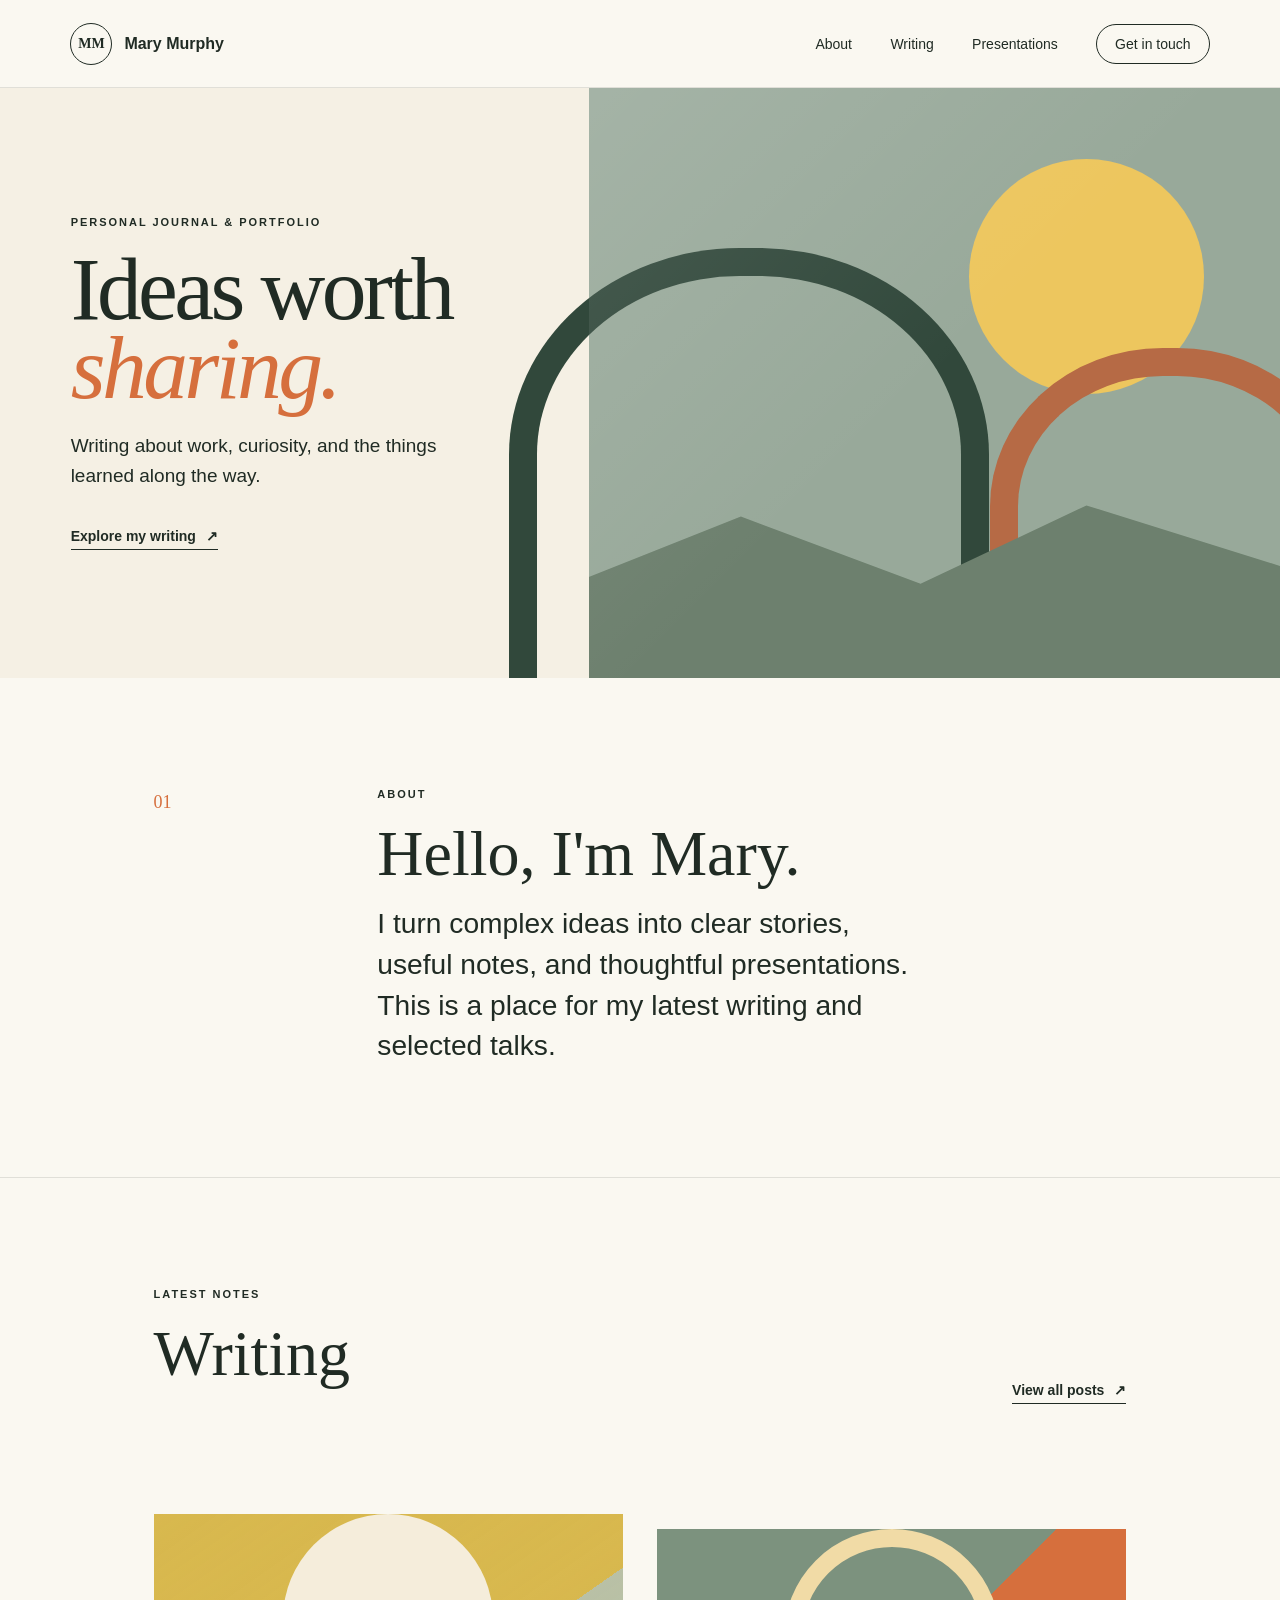
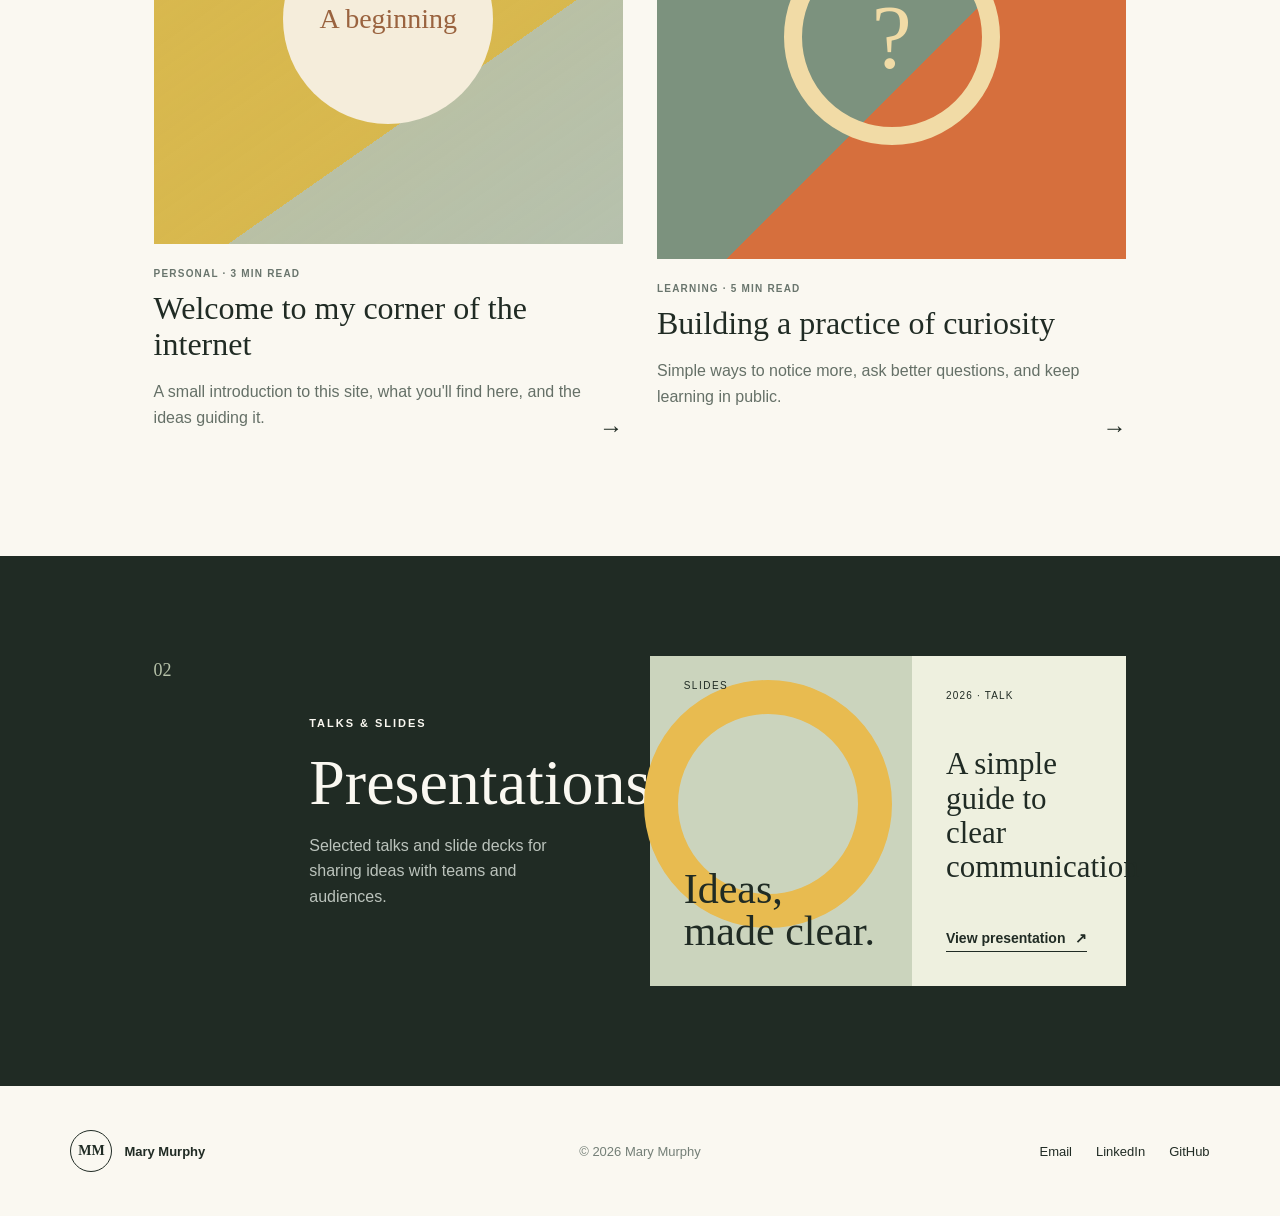
<file: index.html>
<!doctype html>
<html lang="en">
  <head>
    <meta charset="UTF-8" />
    <meta name="viewport" content="width=device-width, initial-scale=1.0" />
    <meta name="description" content="Mary Murphy's personal website for writing, projects, and presentations." />
    <title>Mary Murphy | Writer & Presenter</title>
    <link rel="stylesheet" href="styles.css" />
  </head>
  <body>
    <header class="site-header">
      <a class="brand" href="#top" aria-label="Mary Murphy home">
        <span class="brand-mark">MM</span>
        <span>Mary Murphy</span>
      </a>
      <nav class="nav" aria-label="Main navigation">
        <a href="#about">About</a>
        <a href="#writing">Writing</a>
        <a href="#presentations">Presentations</a>
        <a class="nav-contact" href="mailto:hello@example.com">Get in touch</a>
      </nav>
    </header>

    <main id="top">
      <section class="hero">
        <div class="hero-copy">
          <p class="eyebrow">PERSONAL JOURNAL &amp; PORTFOLIO</p>
          <h1>Ideas worth<br /><em>sharing.</em></h1>
          <p class="hero-description">Writing about work, curiosity, and the things learned along the way.</p>
          <a class="text-link" href="#writing">Explore my writing <span aria-hidden="true">↗</span></a>
        </div>
        <div class="hero-art" aria-hidden="true">
          <div class="sun"></div>
          <div class="arch arch-one"></div>
          <div class="arch arch-two"></div>
          <div class="ground"></div>
        </div>
      </section>

      <section class="intro" id="about">
        <p class="section-number">01</p>
        <div>
          <p class="eyebrow">ABOUT</p>
          <h2>Hello, I'm Mary.</h2>
          <p class="intro-copy">I turn complex ideas into clear stories, useful notes, and thoughtful presentations. This is a place for my latest writing and selected talks.</p>
        </div>
      </section>

      <section class="writing" id="writing">
        <div class="section-heading">
          <div>
            <p class="eyebrow">LATEST NOTES</p>
            <h2>Writing</h2>
          </div>
          <a class="text-link" href="#">View all posts <span aria-hidden="true">↗</span></a>
        </div>
        <div class="post-grid">
          <article class="post-card">
            <a class="post-image post-image-one" href="posts/welcome.html" aria-label="Read Welcome to my corner of the internet"></a>
            <p class="post-meta">PERSONAL · 3 MIN READ</p>
            <h3><a href="posts/welcome.html">Welcome to my corner of the internet</a></h3>
            <p>A small introduction to this site, what you'll find here, and the ideas guiding it.</p>
            <a class="arrow-link" href="posts/welcome.html" aria-label="Read Welcome to my corner of the internet">→</a>
          </article>
          <article class="post-card">
            <a class="post-image post-image-two" href="posts/curiosity.html" aria-label="Read Building a practice of curiosity"></a>
            <p class="post-meta">LEARNING · 5 MIN READ</p>
            <h3><a href="posts/curiosity.html">Building a practice of curiosity</a></h3>
            <p>Simple ways to notice more, ask better questions, and keep learning in public.</p>
            <a class="arrow-link" href="posts/curiosity.html" aria-label="Read Building a practice of curiosity">→</a>
          </article>
        </div>
      </section>

      <section class="presentations" id="presentations">
        <p class="section-number">02</p>
        <div class="presentation-copy">
          <p class="eyebrow">TALKS &amp; SLIDES</p>
          <h2>Presentations</h2>
          <p>Selected talks and slide decks for sharing ideas with teams and audiences.</p>
        </div>
        <div class="deck-card">
          <div class="deck-preview">
            <span class="deck-label">SLIDES</span>
            <strong>Ideas,<br />made clear.</strong>
          </div>
          <div class="deck-details">
            <p>2026 · TALK</p>
            <h3><a href="#">A simple guide to clear communication</a></h3>
            <a class="text-link" href="#">View presentation <span aria-hidden="true">↗</span></a>
          </div>
        </div>
      </section>
    </main>

    <footer>
      <a class="brand footer-brand" href="#top"><span class="brand-mark">MM</span><span>Mary Murphy</span></a>
      <p>© <span id="year"></span> Mary Murphy</p>
      <div class="social-links">
        <a href="mailto:hello@example.com">Email</a>
        <a href="https://www.linkedin.com/" target="_blank" rel="noreferrer">LinkedIn</a>
        <a href="https://github.com/MaryMurphy123a" target="_blank" rel="noreferrer">GitHub</a>
      </div>
    </footer>

    <script src="script.js"></script>
  </body>
</html>
</file>
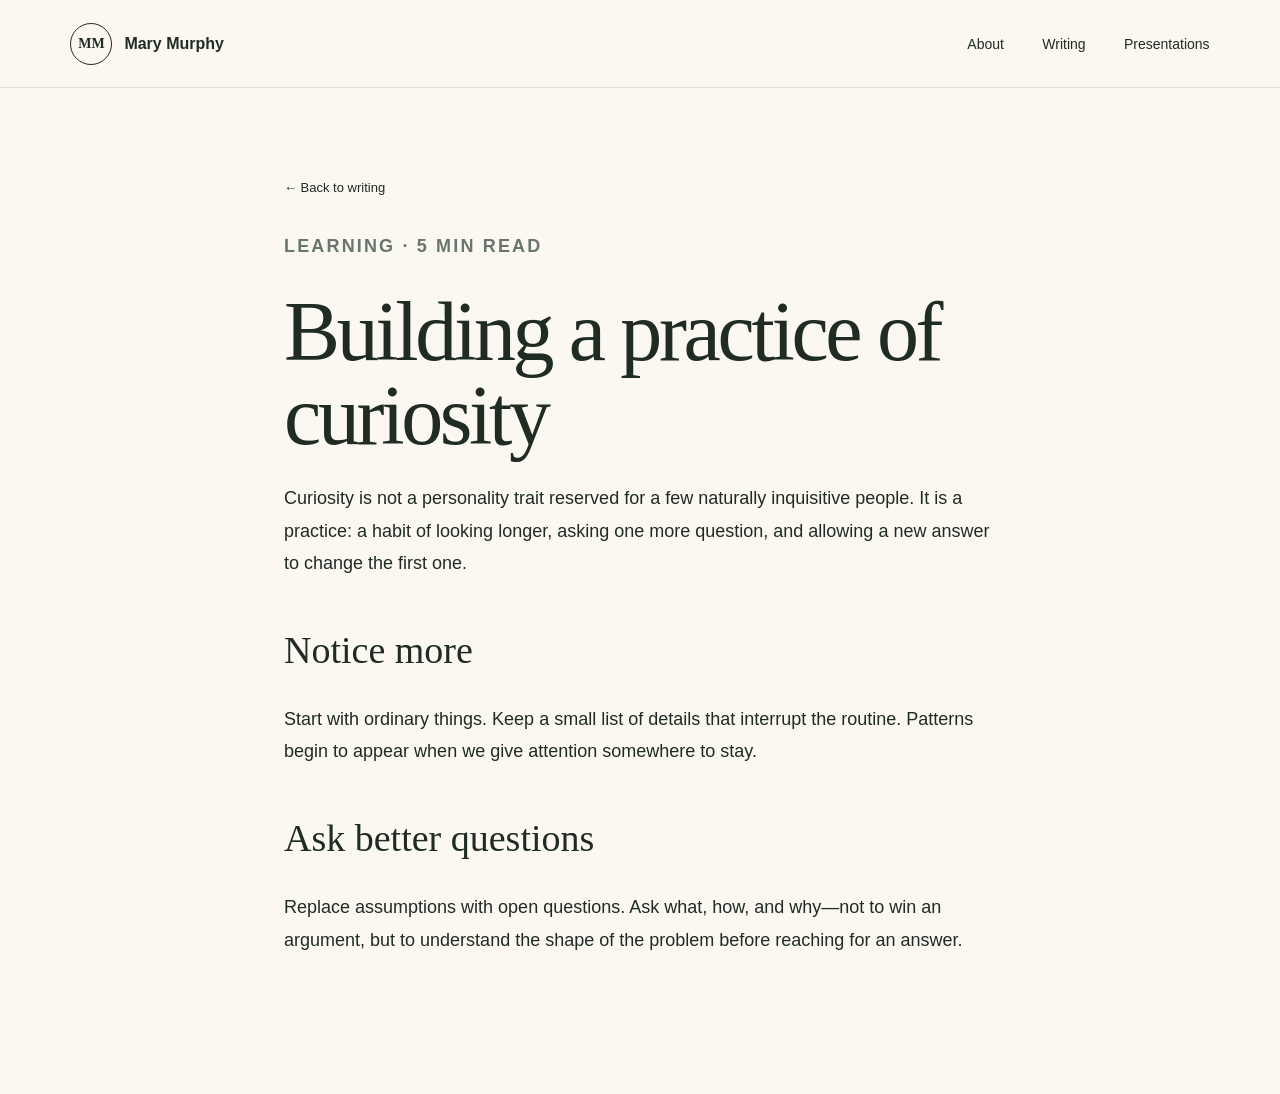
<file: posts/curiosity.html>
<!doctype html>
<html lang="en">
  <head>
    <meta charset="UTF-8" />
    <meta name="viewport" content="width=device-width, initial-scale=1.0" />
    <title>Building a practice of curiosity | Mary Murphy</title>
    <link rel="stylesheet" href="../styles.css" />
  </head>
  <body>
    <header class="site-header">
      <a class="brand" href="../index.html"><span class="brand-mark">MM</span><span>Mary Murphy</span></a>
      <nav class="nav" aria-label="Main navigation">
        <a href="../index.html#about">About</a>
        <a href="../index.html#writing">Writing</a>
        <a href="../index.html#presentations">Presentations</a>
      </nav>
    </header>
    <main class="article-page">
      <a class="back-link" href="../index.html#writing">← Back to writing</a>
      <p class="post-meta">LEARNING · 5 MIN READ</p>
      <h1>Building a practice of curiosity</h1>
      <p>Curiosity is not a personality trait reserved for a few naturally inquisitive people. It is a practice: a habit of looking longer, asking one more question, and allowing a new answer to change the first one.</p>
      <h2>Notice more</h2>
      <p>Start with ordinary things. Keep a small list of details that interrupt the routine. Patterns begin to appear when we give attention somewhere to stay.</p>
      <h2>Ask better questions</h2>
      <p>Replace assumptions with open questions. Ask what, how, and why—not to win an argument, but to understand the shape of the problem before reaching for an answer.</p>
    </main>
  </body>
</html>
</file>
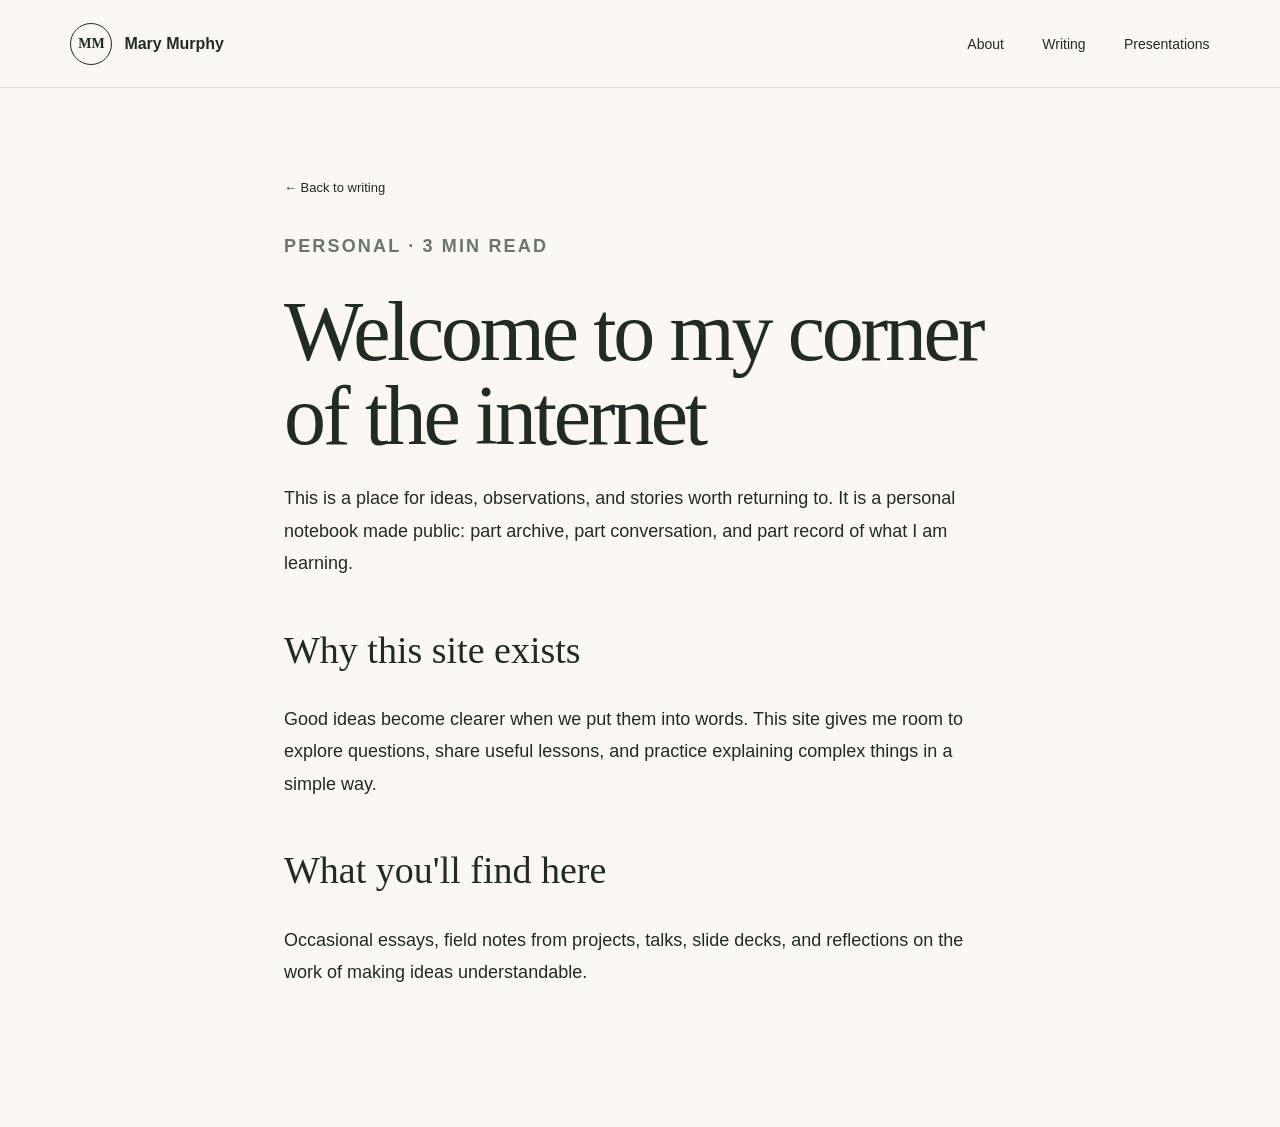
<file: posts/welcome.html>
<!doctype html>
<html lang="en">
  <head>
    <meta charset="UTF-8" />
    <meta name="viewport" content="width=device-width, initial-scale=1.0" />
    <title>Welcome to my corner of the internet | Mary Murphy</title>
    <link rel="stylesheet" href="../styles.css" />
  </head>
  <body>
    <header class="site-header">
      <a class="brand" href="../index.html"><span class="brand-mark">MM</span><span>Mary Murphy</span></a>
      <nav class="nav" aria-label="Main navigation">
        <a href="../index.html#about">About</a>
        <a href="../index.html#writing">Writing</a>
        <a href="../index.html#presentations">Presentations</a>
      </nav>
    </header>
    <main class="article-page">
      <a class="back-link" href="../index.html#writing">← Back to writing</a>
      <p class="post-meta">PERSONAL · 3 MIN READ</p>
      <h1>Welcome to my corner of the internet</h1>
      <p>This is a place for ideas, observations, and stories worth returning to. It is a personal notebook made public: part archive, part conversation, and part record of what I am learning.</p>
      <h2>Why this site exists</h2>
      <p>Good ideas become clearer when we put them into words. This site gives me room to explore questions, share useful lessons, and practice explaining complex things in a simple way.</p>
      <h2>What you'll find here</h2>
      <p>Occasional essays, field notes from projects, talks, slide decks, and reflections on the work of making ideas understandable.</p>
    </main>
  </body>
</html>
</file>
<file: styles.css>
:root {
  --ink: #202b24;
  --cream: #f5f0e4;
  --paper: #faf8f1;
  --green: #526b5b;
  --orange: #d66f3d;
  --yellow: #d8b84e;
}

* { box-sizing: border-box; }
html { scroll-behavior: smooth; }
body {
  margin: 0;
  color: var(--ink);
  background: var(--paper);
  font-family: "Avenir Next", Avenir, "Helvetica Neue", Arial, sans-serif;
  -webkit-font-smoothing: antialiased;
}
a { color: inherit; text-decoration: none; }
.site-header {
  height: 88px;
  display: flex;
  align-items: center;
  justify-content: space-between;
  padding: 0 5.5%;
  border-bottom: 1px solid rgba(32,43,36,.12);
  background: var(--paper);
}
.brand { display: flex; align-items: center; gap: 12px; font-weight: 600; }
.brand-mark {
  width: 42px; height: 42px; border: 1px solid var(--ink); border-radius: 50%;
  display: grid; place-items: center; font-family: "DM Serif Display", serif;
  font-size: 14px;
}
.nav { display: flex; align-items: center; gap: clamp(20px, 3vw, 44px); font-size: 14px; }
.nav a { transition: opacity .2s; }
.nav a:hover { opacity: .55; }
.nav-contact { border: 1px solid var(--ink); border-radius: 999px; padding: 11px 18px; }

.hero {
  min-height: 590px;
  display: grid;
  grid-template-columns: 46% 54%;
  background: var(--cream);
  overflow: hidden;
}
.hero-copy { display: flex; flex-direction: column; justify-content: center; padding: 70px 6% 70px 12%; }
.eyebrow { margin: 0 0 22px; font-size: 11px; font-weight: 600; letter-spacing: .18em; }
h1, h2, h3 { margin-top: 0; font-family: "DM Serif Display", serif; font-weight: 400; }
h1 { margin-bottom: 24px; font-size: clamp(64px, 7vw, 104px); line-height: .88; letter-spacing: -.04em; }
h1 em { color: var(--orange); font-weight: 400; }
.hero-description { max-width: 410px; margin: 0 0 38px; font-size: 19px; line-height: 1.55; }
.text-link { display: inline-flex; width: fit-content; gap: 10px; padding-bottom: 5px; border-bottom: 1px solid currentColor; font-size: 14px; font-weight: 600; }
.hero-art { position: relative; height: 590px; background: #98a99a; }
.hero-art:after { content: ""; position: absolute; inset: 0; background: linear-gradient(135deg, rgba(255,255,255,.12), transparent 50%); }
.sun { position: absolute; width: 235px; height: 235px; border-radius: 50%; background: #edc65e; right: 11%; top: 12%; }
.arch { position: absolute; bottom: 0; border-radius: 48% 48% 0 0; border: 28px solid #31483b; border-bottom: 0; }
.arch-one { width: 480px; height: 430px; left: -80px; }
.arch-two { width: 360px; height: 330px; right: -70px; border-color: #b66a45; }
.ground { position: absolute; height: 38%; left: 0; right: 0; bottom: 0; background: #6d806e; clip-path: polygon(0 55%, 22% 28%, 48% 58%, 72% 23%, 100% 50%, 100% 100%, 0 100%); }

.intro {
  display: grid; grid-template-columns: 15% 55%; gap: 8%;
  padding: 110px 12%; border-bottom: 1px solid rgba(32,43,36,.12);
}
.section-number { margin: 4px 0 0; color: var(--orange); font-family: "DM Serif Display", serif; font-size: 18px; }
.intro h2, .writing h2, .presentations h2 { margin-bottom: 18px; font-size: clamp(48px, 5vw, 72px); line-height: 1; }
.intro-copy { max-width: 700px; margin: 0; font-size: clamp(20px, 2.2vw, 30px); line-height: 1.45; }

.writing { padding: 110px 12%; }
.section-heading { display: flex; justify-content: space-between; align-items: end; margin-bottom: 50px; }
.post-grid { display: grid; grid-template-columns: 1fr 1fr; gap: 34px; }
.post-card { position: relative; }
.post-image { display: block; height: 330px; margin-bottom: 24px; background-size: cover; background-position: center; transition: transform .25s; }
.post-image:hover { transform: translateY(-4px); }
.post-image-one { background: linear-gradient(145deg, rgba(216,184,78,.2), transparent), linear-gradient(145deg, #d8b84e 0 58%, #b6c1ad 58% 100%); }
.post-image-one:after { content: "A beginning"; display: grid; place-items: center; width: 210px; height: 210px; margin: 60px auto; border-radius: 50%; background: #f5eddb; color: #9a633f; font-family: "DM Serif Display", serif; font-size: 28px; }
.post-image-two { background: linear-gradient(135deg, #7c927e 50%, #d66f3d 50%); }
.post-image-two:after { content: "?"; display: grid; place-items: center; width: 180px; height: 180px; margin: 75px auto; border: 18px solid #f1dba6; border-radius: 50%; color: #f1dba6; font-family: "DM Serif Display", serif; font-size: 90px; }
.post-meta { margin: 0 0 12px; color: #69756d; font-size: 10px; font-weight: 600; letter-spacing: .12em; }
.post-card h3 { max-width: 560px; margin-bottom: 12px; font-size: 32px; line-height: 1.12; }
.post-card h3 a:hover { text-decoration: underline; text-decoration-thickness: 1px; text-underline-offset: 5px; }
.post-card > p:not(.post-meta) { max-width: 520px; color: #657067; line-height: 1.6; }
.arrow-link { position: absolute; right: 0; bottom: 4px; font-size: 24px; }

.presentations {
  display: grid; grid-template-columns: 10% 29% 1fr; gap: 6%;
  align-items: center; padding: 100px 12%; background: var(--ink); color: var(--paper);
}
.presentations .section-number { color: #b6c2a9; align-self: start; }
.presentation-copy p:last-child { max-width: 280px; line-height: 1.6; color: #bbc3bc; }
.deck-card { display: grid; grid-template-columns: 55% 45%; min-height: 330px; background: #eef0df; color: var(--ink); }
.deck-preview { position: relative; display: flex; flex-direction: column; justify-content: end; padding: 34px; background: #cbd4bd; }
.deck-preview:before { content: ""; position: absolute; width: 180px; height: 180px; right: 20px; top: 24px; border: 34px solid #e8bb50; border-radius: 50%; }
.deck-label { position: absolute; top: 24px; left: 34px; font-size: 10px; letter-spacing: .15em; }
.deck-preview strong { position: relative; z-index: 1; font-family: "DM Serif Display", serif; font-size: 42px; font-weight: 400; line-height: 1; }
.deck-details { display: flex; flex-direction: column; justify-content: space-between; padding: 34px; }
.deck-details p { margin: 0; font-size: 10px; letter-spacing: .12em; }
.deck-details h3 { margin: auto 0; font-size: 31px; line-height: 1.1; }

footer { height: 130px; display: grid; grid-template-columns: 1fr 1fr 1fr; align-items: center; padding: 0 5.5%; background: var(--paper); font-size: 13px; }
footer > p { text-align: center; color: #747f77; }
.social-links { display: flex; justify-content: end; gap: 24px; }

.article-page { max-width: 760px; margin: 0 auto; padding: 90px 24px 120px; }
.article-page h1 { font-size: clamp(52px, 8vw, 84px); line-height: 1; }
.article-page .post-meta { margin-bottom: 28px; }
.article-page p { font-size: 18px; line-height: 1.8; }
.article-page h2 { margin-top: 48px; font-size: 38px; }
.back-link { display: inline-block; margin-bottom: 35px; font-size: 13px; }

@media (max-width: 900px) {
  .site-header { height: 76px; }
  .nav a:not(.nav-contact) { display: none; }
  .hero { grid-template-columns: 55% 45%; min-height: 520px; }
  .hero-art { height: 520px; }
  .hero-copy { padding-left: 9%; }
  .sun { width: 180px; height: 180px; }
  .intro { grid-template-columns: 10% 80%; }
  .writing { padding-left: 7%; padding-right: 7%; }
  .presentations { grid-template-columns: 8% 34% 1fr; padding: 80px 7%; }
  .deck-card { grid-template-columns: 1fr; }
  .deck-preview { min-height: 220px; }
}

@media (max-width: 640px) {
  .site-header { padding: 0 20px; }
  .brand { font-size: 14px; }
  .brand-mark { width: 38px; height: 38px; }
  .nav-contact { padding: 9px 12px; }
  .hero { display: block; }
  .hero-copy { min-height: 470px; padding: 60px 24px; }
  .hero-art { height: 280px; }
  .sun { width: 130px; height: 130px; }
  .arch-one { width: 300px; height: 230px; }
  .arch-two { width: 240px; height: 190px; }
  .intro { grid-template-columns: 1fr; gap: 20px; padding: 75px 24px; }
  .intro .section-number { display: none; }
  .writing { padding: 75px 24px; }
  .section-heading { align-items: start; }
  .section-heading .text-link { margin-top: 10px; }
  .post-grid { grid-template-columns: 1fr; }
  .post-image { height: 280px; }
  .presentations { grid-template-columns: 1fr; gap: 28px; padding: 75px 24px; }
  .presentations .section-number { display: none; }
  .deck-card { min-height: 420px; }
  footer { height: auto; grid-template-columns: 1fr; gap: 24px; padding: 40px 24px; }
  footer > p { text-align: left; }
  .social-links { justify-content: start; }
}
</file>
